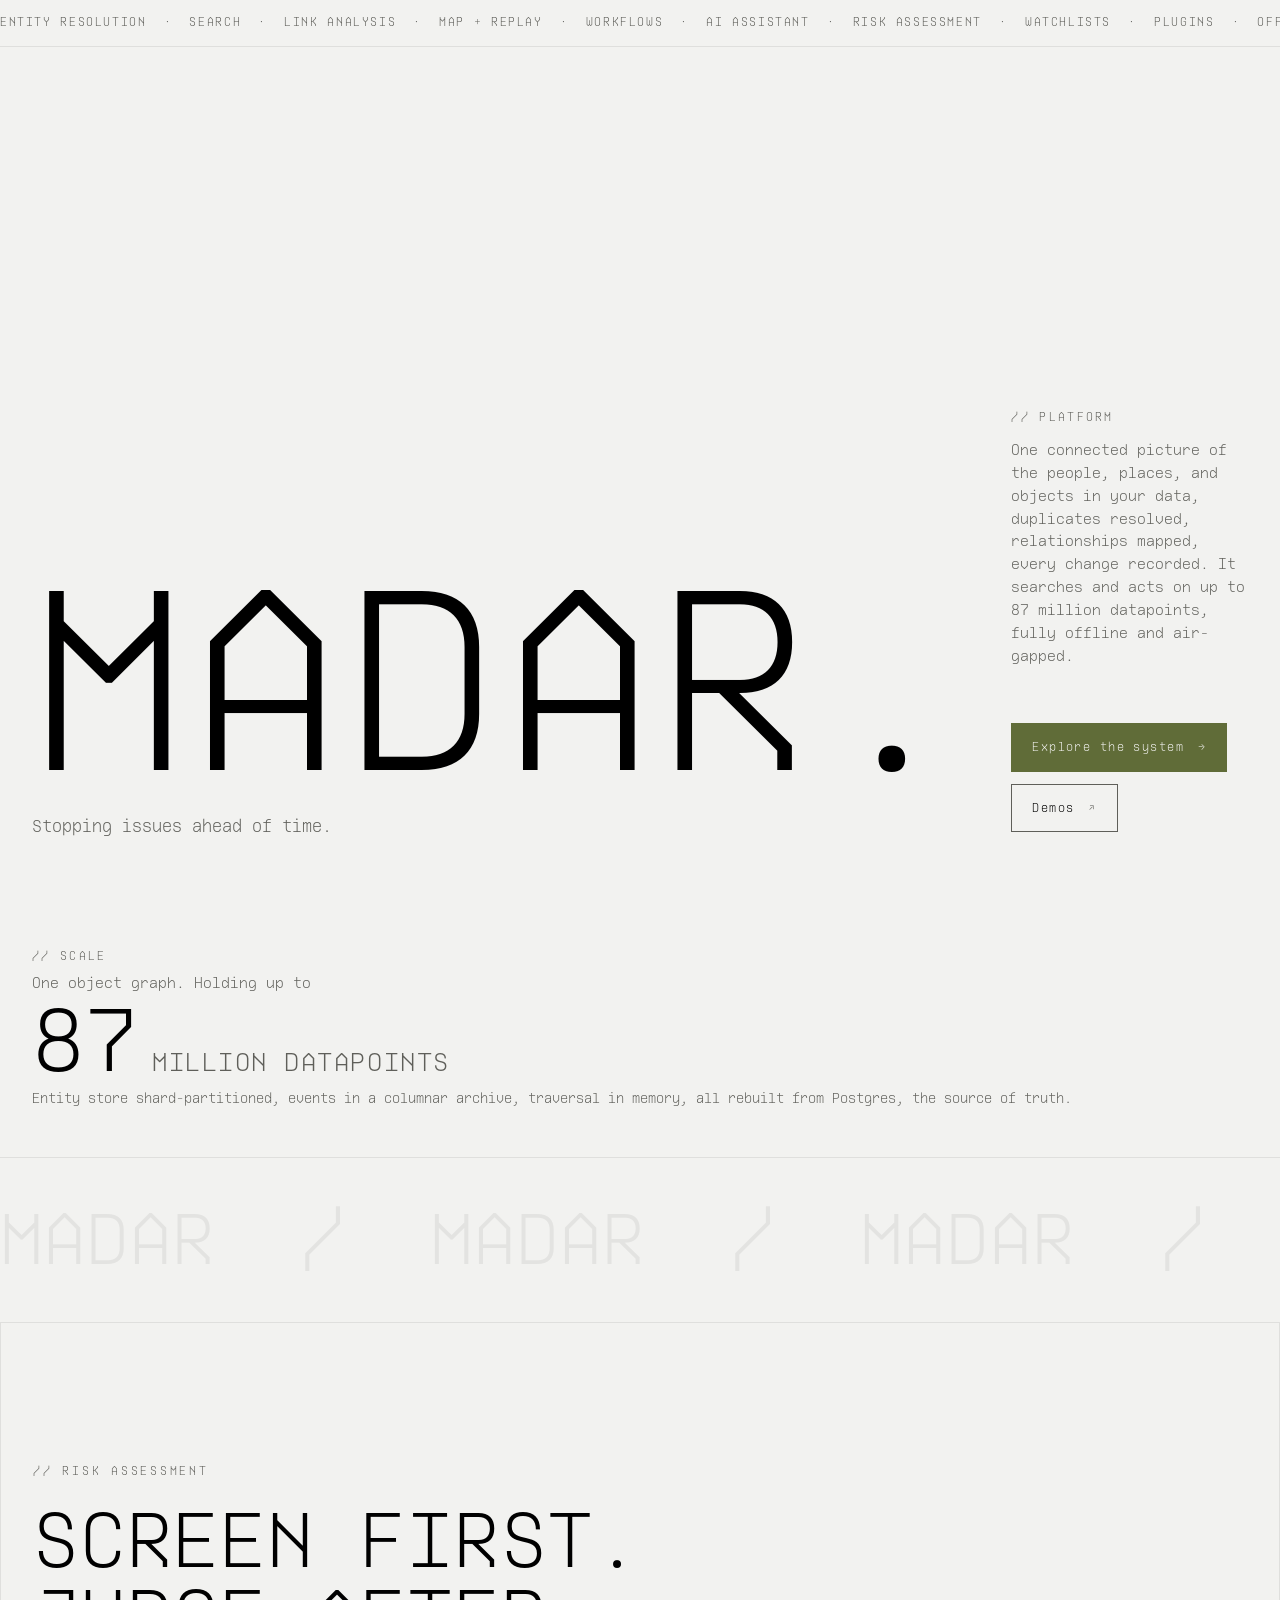
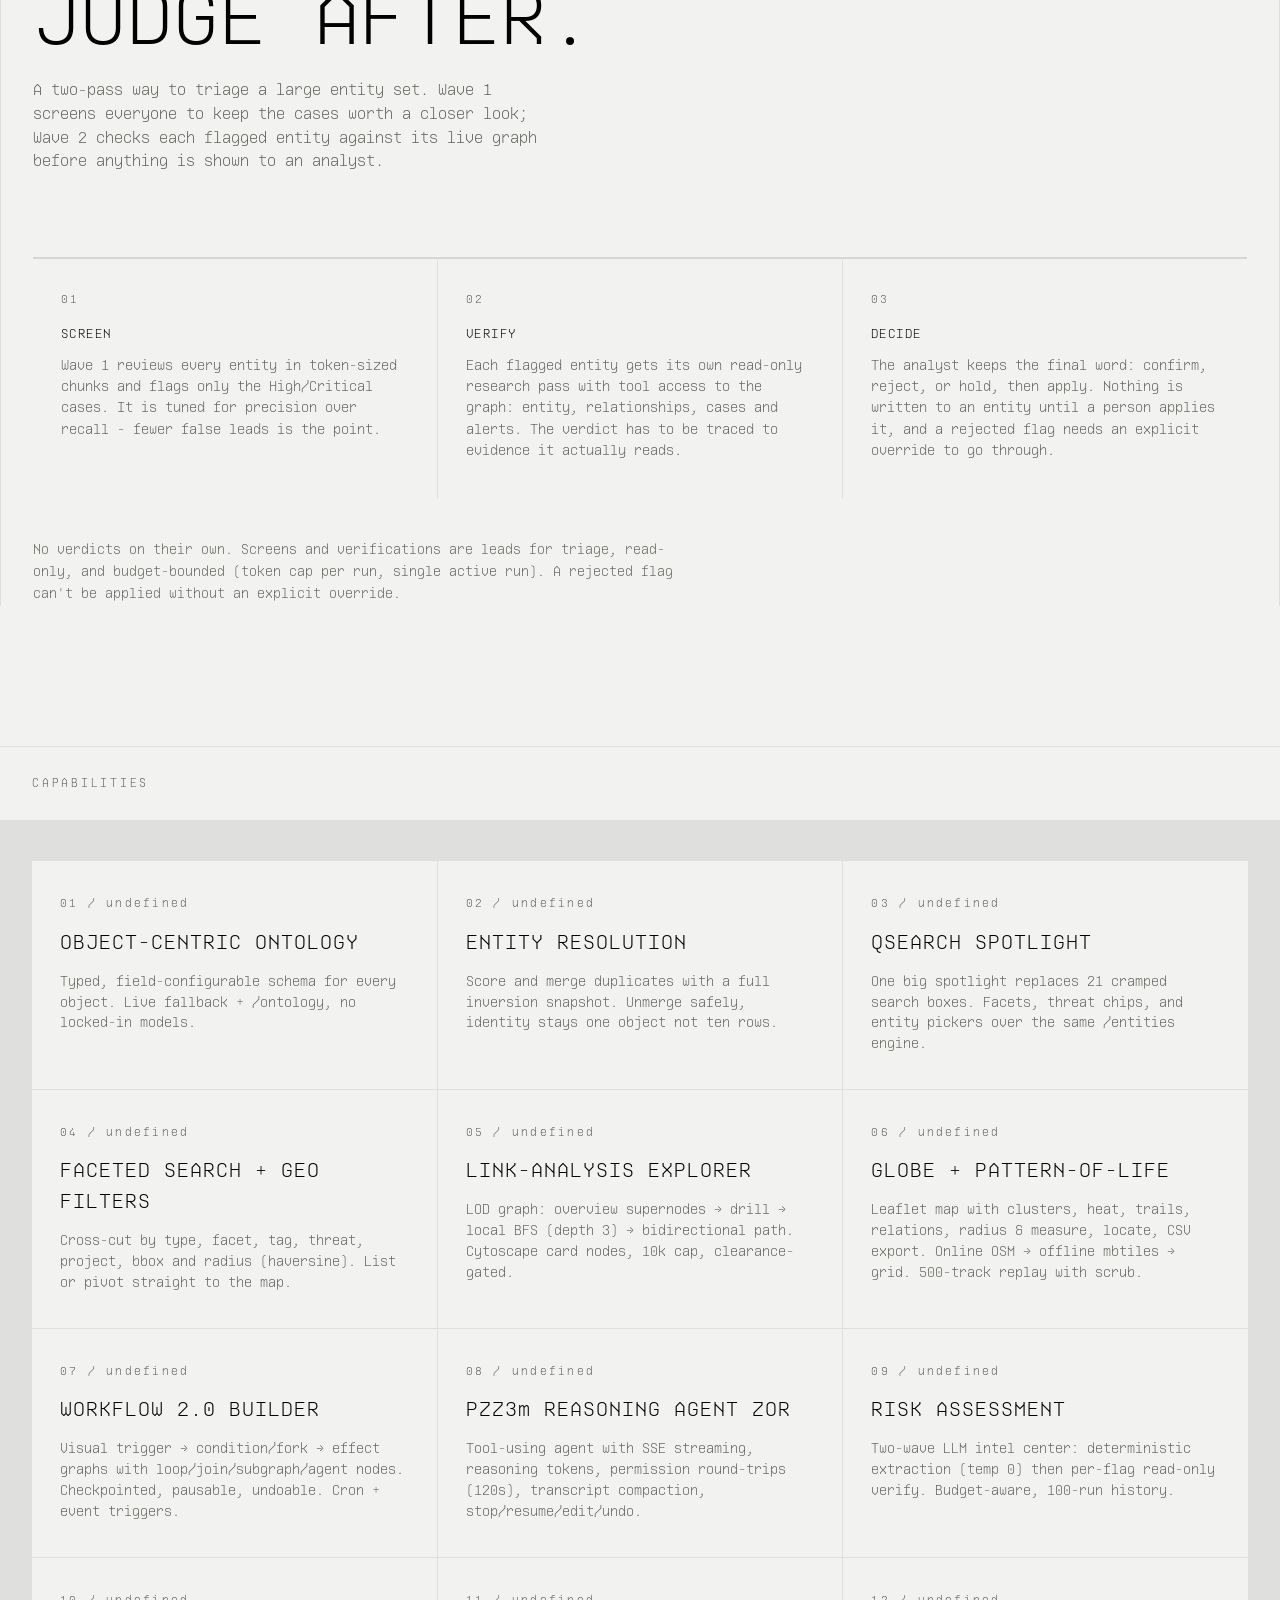
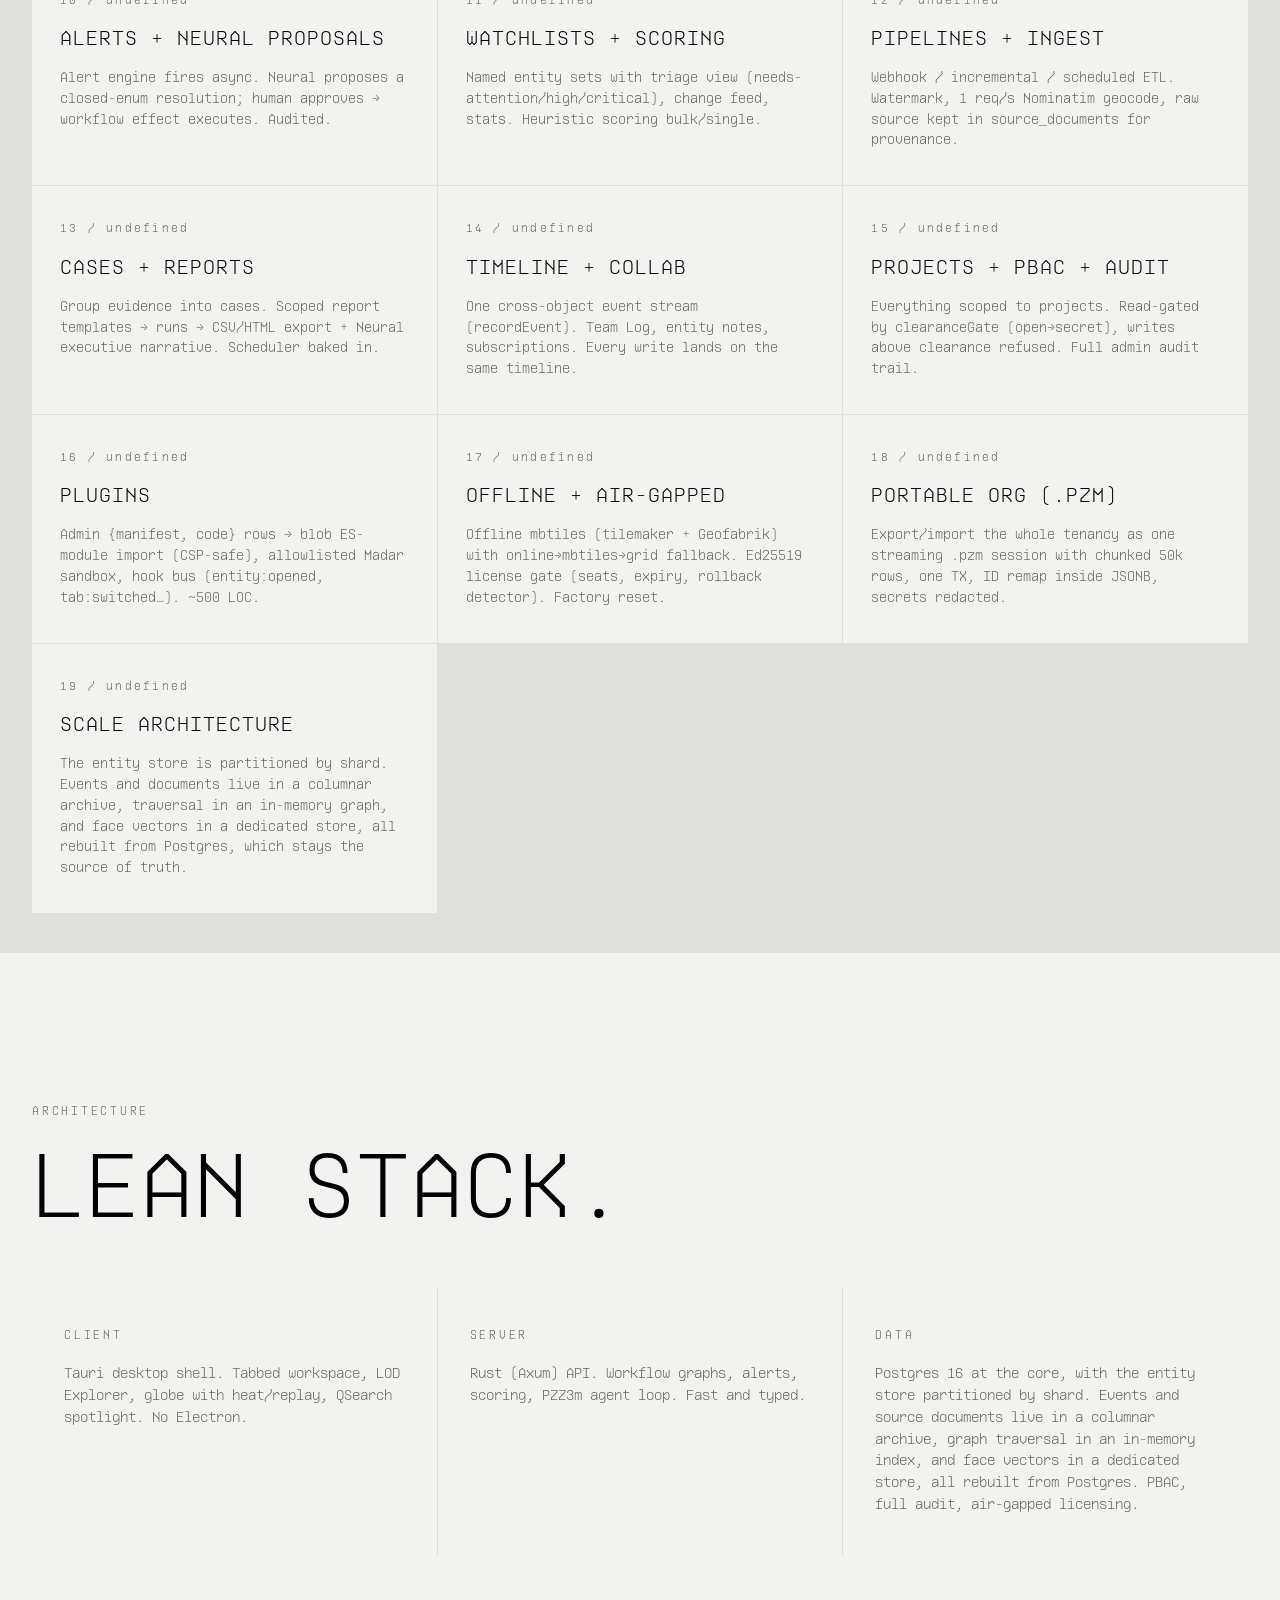
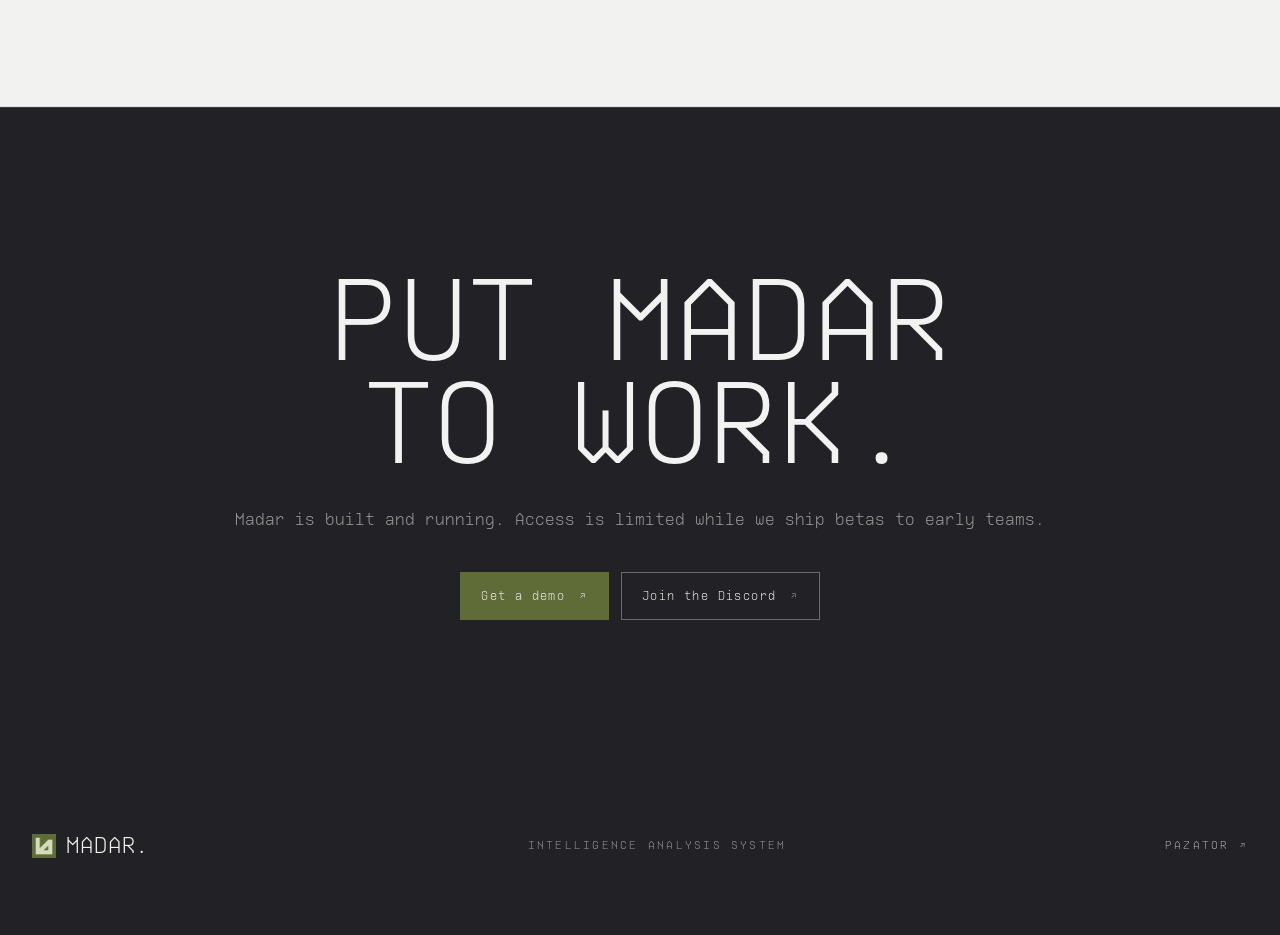
<file: index.html>
<!DOCTYPE html>
<html lang="en" id="htmlRoot">

<head>
  <meta charset="UTF-8" />
  <meta name="viewport" content="width=device-width, initial-scale=1.0" />
  <title>Madar - Intelligence Analysis System</title>
  <meta name="description"
    content="Object-centric intelligence analysis. One connected graph of the people, places and objects in your data. Search and act on up to 87 million datapoints, fully offline and air-gapped." />
  <link rel="icon" type="image/png" href="favicon.png" />
  <meta name="theme-color" content="#606c38" />
  <meta property="og:title" content="Madar - Intelligence Analysis System" />
  <meta property="og:description"
    content="Object-centric intelligence analysis. One connected graph of up to 87 million datapoints of people, places and objects, searchable and actionable offline." />
  <meta property="og:image" content="https://aix-32.github.io/Madar/embed.png" />
  <meta property="og:image:width" content="2560" />
  <meta property="og:image:height" content="1440" />
  <meta property="og:type" content="website" />
  <meta name="twitter:card" content="summary_large_image" />
  <meta name="twitter:title" content="Madar - Intelligence Analysis System" />
  <meta name="twitter:description"
    content="Object-centric intelligence analysis. One connected graph of up to 87 million datapoints of people, places and objects, searchable and actionable offline." />
  <meta name="twitter:image" content="https://aix-32.github.io/Madar/embed.png" />
  <link rel="stylesheet" href="style.css" />
</head>

<body id="body">

  <header class="hd">
    <div class="hd-inner">
      <a class="hd-word" href="#hero"><img class="hd-logo" src="assets/madar-mark.png" alt="" />MADAR.</a>
      <nav class="hd-links">
        <a href="#capabilities">CAPABILITIES</a>
        <a href="#system">SYSTEM</a>
      </nav>
      <a class="hd-cta js-demo" href="#">GET A DEMO →</a>
    </div>
  </header>

  <main>

    <section class="slide-hero" id="hero">
      <div class="ticker-wrap">
        <div class="ticker-inner">
          <span>ENTITY RESOLUTION &nbsp;·&nbsp; SEARCH &nbsp;·&nbsp; LINK ANALYSIS
            &nbsp;·&nbsp; MAP + REPLAY &nbsp;·&nbsp; WORKFLOWS &nbsp;·&nbsp; AI ASSISTANT &nbsp;·&nbsp; RISK ASSESSMENT
            &nbsp;·&nbsp; WATCHLISTS &nbsp;·&nbsp; PLUGINS &nbsp;·&nbsp; OFFLINE MAPS &nbsp;·&nbsp; ACCESS CONTROL
            &nbsp;·&nbsp;
            AUDIT &nbsp;·&nbsp;</span><span>ENTITY RESOLUTION &nbsp;·&nbsp; SEARCH &nbsp;·&nbsp; LINK ANALYSIS
            &nbsp;·&nbsp; MAP + REPLAY &nbsp;·&nbsp; WORKFLOWS &nbsp;·&nbsp; AI ASSISTANT &nbsp;·&nbsp; RISK ASSESSMENT
            &nbsp;·&nbsp; WATCHLISTS &nbsp;·&nbsp; PLUGINS &nbsp;·&nbsp; OFFLINE MAPS &nbsp;·&nbsp; ACCESS CONTROL
            &nbsp;·&nbsp;
            AUDIT &nbsp;·&nbsp;</span>
        </div>
      </div>
      <div class="hero-grid">
        <div class="hero-left">
          <div class="hero-wordmark">
            <span class="wm-line">MADAR.</span>
          </div>
          <div class="hero-sub">Stopping issues ahead of time.</div>
        </div>
        <div class="hero-right">
          <div>
            <div class="hr-label">// PLATFORM</div>
            <p class="hr-desc">One connected picture of the people, places, and objects in your data, duplicates
              resolved, relationships mapped, every change recorded. It searches and acts on up to 87 million
              datapoints, fully offline and air-gapped.</p>
          </div>
          <div>
            <div class="hr-actions">
              <a href="#capabilities" class="hbtn fill"><span>Explore the system</span><span class="a">→</span></a>
              <a href="benchmarks/" class="hbtn"><span>Demos</span><span class="a">↗</span></a>
            </div>
          </div>
        </div>
      </div>
    </section>

    <section class="slide-status">
      <span class="sp-label">// SCALE</span>
      <p class="sp-lead">One object graph. Holding up to</p>
      <div class="sp-version"><span class="sp-count">87</span><span class="sp-suffix"> MILLION DATAPOINTS</span>
      </div>
      <p class="sp-sub">Entity store shard-partitioned, events in a columnar archive, traversal in memory, all rebuilt
        from Postgres, the source of truth.</p>
    </section>

    <div class="wmarquee" aria-hidden="true">
      <div class="wmarquee-track">
        <span>MADAR &nbsp;/&nbsp; MADAR &nbsp;/&nbsp; MADAR &nbsp;/&nbsp; MADAR &nbsp;/&nbsp; MADAR &nbsp;/&nbsp; MADAR
          &nbsp;/&nbsp; MADAR &nbsp;/&nbsp; MADAR &nbsp;/&nbsp; MADAR &nbsp;/&nbsp; MADAR &nbsp;/&nbsp; MADAR
          &nbsp;/&nbsp;</span>
        <span>MADAR &nbsp;/&nbsp; MADAR &nbsp;/&nbsp; MADAR &nbsp;/&nbsp; MADAR &nbsp;/&nbsp; MADAR &nbsp;/&nbsp; MADAR
          &nbsp;/&nbsp; MADAR &nbsp;/&nbsp; MADAR &nbsp;/&nbsp; MADAR &nbsp;/&nbsp; MADAR &nbsp;/&nbsp; MADAR
          &nbsp;/&nbsp;</span>
      </div>
    </div>

    <section class="risk-section" id="risk">
      <div class="risk-head reveal-up">
        <div class="risk-eyebrow">// RISK ASSESSMENT</div>
        <div class="risk-title">Screen first.<br />Judge after.</div>
        <p class="risk-lead">A two-pass way to triage a large entity set. Wave 1 screens everyone to keep the cases
          worth a closer look; Wave 2 checks each flagged entity against its live graph before anything is shown to an
          analyst.</p>
      </div>
      <div class="risk-grid">
        <div class="risk-card reveal-up">
          <div class="risk-index">01</div>
          <div class="risk-card-title">Screen</div>
          <p class="risk-card-desc">Wave 1 reviews every entity in token-sized chunks and flags only the High/Critical
            cases. It is tuned for precision over recall - fewer false leads is the point.</p>
        </div>
        <div class="risk-card reveal-up">
          <div class="risk-index">02</div>
          <div class="risk-card-title">Verify</div>
          <p class="risk-card-desc">Each flagged entity gets its own read-only research pass with tool access to the
            graph: entity, relationships, cases and alerts. The verdict has to be traced to evidence it actually reads.
          </p>
        </div>
        <div class="risk-card reveal-up">
          <div class="risk-index">03</div>
          <div class="risk-card-title">Decide</div>
          <p class="risk-card-desc">The analyst keeps the final word: confirm, reject, or hold, then apply. Nothing is
            written to an entity until a person applies it, and a rejected flag needs an explicit override to go
            through.</p>
        </div>
      </div>
      <p class="risk-note reveal-up">No verdicts on their own. Screens and verifications are leads for triage,
        read-only, and budget-bounded (token cap per run, single active run). A rejected flag can't be applied without
        an explicit override.</p>
    </section>

    <section class="pb-section" id="capabilities">
      <div class="pb-label">CAPABILITIES</div>
      <div class="pb-grid" id="capGrid"></div>
    </section>

    <section class="sys-section" id="system">
      <div class="sys-head reveal-up">
        <div class="zor-eyebrow">ARCHITECTURE</div>
        <div class="sys-title">LEAN STACK.</div>
      </div>
      <div class="sys-cols">
        <div class="sys-col reveal-up">
          <div class="sys-col-tag">CLIENT</div>
          <p>Tauri desktop shell. Tabbed workspace, LOD Explorer, globe with heat/replay, QSearch spotlight. No
            Electron.</p>
        </div>
        <div class="sys-col reveal-up">
          <div class="sys-col-tag">SERVER</div>
          <p>Rust (Axum) API. Workflow graphs, alerts, scoring, PZZ3m agent loop. Fast and typed.</p>
        </div>
        <div class="sys-col reveal-up">
          <div class="sys-col-tag">DATA</div>
          <p>Postgres 16 at the core, with the entity store partitioned by shard. Events and source documents live in a
            columnar archive, graph traversal in an in-memory index, and face vectors in a dedicated store, all rebuilt
            from Postgres. PBAC, full audit, air-gapped licensing.</p>
        </div>
      </div>
    </section>

    <section class="cta-section" id="deploy">
      <div class="cta-inner reveal-up">
        <div class="cta-title">PUT MADAR<br />TO WORK.</div>
        <p class="cta-lead">Madar is built and running. Access is limited while we ship betas to early teams.</p>
        <div class="hr-actions">
          <a href="#" class="hbtn fill js-demo"><span>Get a demo</span><span class="a">↗</span></a>
          <a href="https://discord.gg/jX4Nm9Hq8P" target="_blank" rel="noopener" class="hbtn"><span>Join the
              Discord</span><span class="a">↗</span></a>
        </div>
      </div>
    </section>

  </main>

  <footer class="ft">
    <span class="ft-word"><img src="assets/madar.png" alt="" />MADAR.</span>
    <span class="ft-mid">INTELLIGENCE ANALYSIS SYSTEM</span>
    <a class="ft-ver" href="https://aix-32.github.io/Pazator/" target="_blank" rel="noopener">PAZATOR ↗</a>
  </footer>

  <div class="drawer-backdrop" id="drawerBackdrop" hidden></div>
  <aside class="drawer" id="drawer" role="dialog" aria-modal="true" aria-labelledby="drawerTitle" hidden>
    <button class="drawer-close" type="button" aria-label="Close" data-close>
      <svg xmlns="http://www.w3.org/2000/svg" fill="none" viewBox="0 0 17 17" width="14" height="14">
        <title>Close</title>
        <path stroke="currentColor" d="M1.5 1.5l14 14M15.5 1.5l-14 14" />
      </svg>
    </button>
    <div class="drawer-scroll">
      <div class="drawer-earmark">CONTACT / DEMO REQUEST</div>
      <h2 class="drawer-title" id="drawerTitle">Interested in putting Madar<br />to work<span class="zor-italic">?</span></h2>
      <form class="drawer-form" id="demoForm" novalidate>
        <input type="text" name="website" class="d-hp" tabindex="-1" autocomplete="off" aria-hidden="true" />
        <div class="d-row">
          <label>First Name<span>*</span>
            <input type="text" name="firstName" required maxlength="100" autocomplete="given-name" /></label>
          <label>Last Name<span>*</span>
            <input type="text" name="lastName" required maxlength="100" autocomplete="family-name" /></label>
        </div>
        <label>Business Email<span>*</span>
          <input type="email" name="email" required maxlength="200" autocomplete="email" /></label>
        <label>Company / Institution<span>*</span>
          <input type="text" name="company" required maxlength="200" autocomplete="organization" /></label>
        <label>Job Title
          <input type="text" name="title" maxlength="200" autocomplete="organization-title" /></label>
        <label>Phone
          <input type="tel" name="phone" maxlength="40" autocomplete="tel" /></label>
        <label>Country<span>*</span>
          <select name="country" required autocomplete="country-name"><option value="">Select…</option></select></label>
        <label>Tell us about your project
          <textarea name="message" rows="3" maxlength="5000"></textarea></label>
        <button type="submit" class="d-submit">Request a demo →</button>
        <p class="d-note">Or reach us on the <a href="https://discord.gg/jX4Nm9Hq8P" target="_blank"
            rel="noopener">Discord</a>. We handle this information per our <a
            href="https://aix-32.github.io/Pazator/privacy.html" target="_blank" rel="noopener">Privacy &amp;
            Terms</a>.</p>
        <p class="d-error" hidden>Something went wrong. Reach us directly on the
          <a href="https://discord.gg/jX4Nm9Hq8P" target="_blank" rel="noopener">Discord</a>.</p>
      </form>
      <div class="drawer-success" id="drawerSuccess" hidden>
        <div class="ds-mark">// RECEIVED</div>
        <p class="ds-lead">Request received.</p>
        <p class="ds-sub">We&rsquo;ll get back to you within 48 hours to set up a demo.</p>
        <button type="button" class="hbtn" data-close><span>Close</span></button>
      </div>
    </div>
  </aside>

  <script src="script.js"></script>
</body>

</html>
</file>
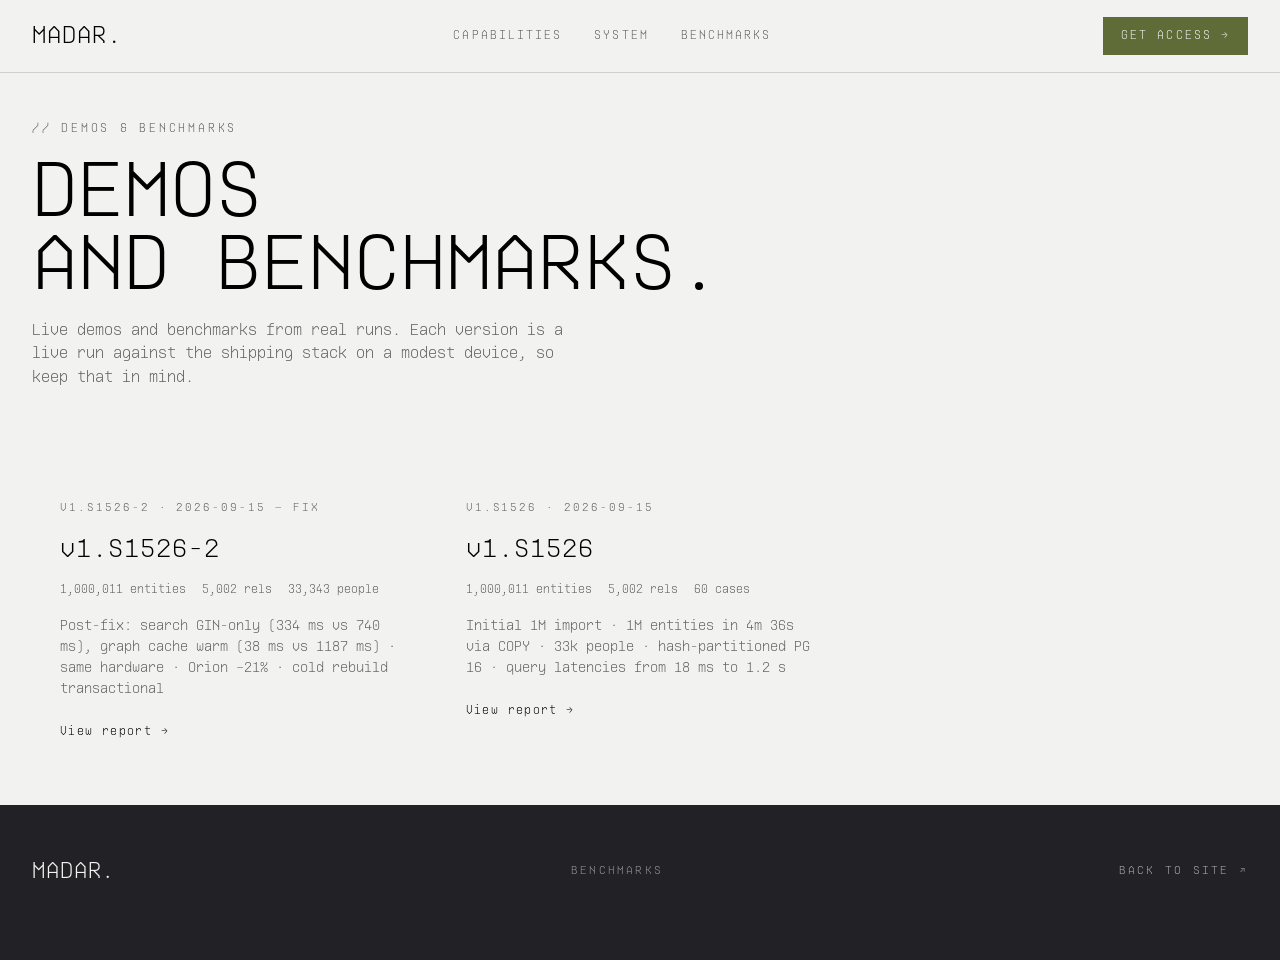
<file: benchmarks/index.html>
<!DOCTYPE html>
<html lang="en">

<head>
  <meta charset="UTF-8">
  <meta name="viewport" content="width=device-width, initial-scale=1.0">
  <title>Benchmarks - Madar</title>
  <link rel="icon" type="image/png" href="../favicon.png">
  <link rel="preconnect" href="https://fonts.googleapis.com">
  <link rel="preconnect" href="https://fonts.gstatic.com" crossorigin>
  <link
    href="https://fonts.googleapis.com/css2?family=Anton&family=DM+Mono:ital,wght@0,300;0,400;1,300&family=Space+Grotesk:wght@400;500&display=swap"
    rel="stylesheet">
  <link rel="stylesheet" href="../style.css">
  <style>
    .bench-hero {
      max-width: 1440px;
      margin: 0 auto;
      padding: 120px 32px 48px
    }

    .bench-eyebrow {
      font-family: var(--mono);
      font-size: .72rem;
      letter-spacing: .24em;
      color: var(--dim)
    }

    .bench-title {
      font-family: var(--display);
      font-size: clamp(2.8rem, 6vw, 5rem);
      line-height: .95;
      margin-top: 16px;
      color: var(--off)
    }

    .bench-lead {
      color: var(--dim);
      max-width: 560px;
      margin-top: 18px;
      font-size: .95rem
    }

    .ver-grid {
      max-width: 1440px;
      margin: 0 auto;
      padding: 32px;
      display: grid;
      grid-template-columns: repeat(auto-fill, minmax(320px, 1fr));
      gap: 1px;
      background: rgba(242, 242, 240, .08)
    }

    .ver-card {
      background: var(--black);
      padding: 32px 28px;
      display: flex;
      flex-direction: column;
      gap: 12px;
      text-decoration: none;
      color: inherit;
      border: none
    }

    .ver-card:hover {
      background: #0d0d0d
    }

    .ver-tag {
      font-family: var(--mono);
      font-size: .68rem;
      letter-spacing: .18em;
      color: var(--dim)
    }

    .ver-name {
      font-family: var(--display);
      font-size: 1.6rem;
      letter-spacing: .04em;
      color: var(--off)
    }

    .ver-meta {
      font-family: var(--mono);
      font-size: .72rem;
      color: var(--dim);
      display: flex;
      gap: 16px;
      flex-wrap: wrap
    }

    .ver-desc {
      color: var(--dim);
      font-size: .85rem;
      margin-top: 4px
    }

    .ver-cta {
      font-family: var(--mono);
      font-size: .72rem;
      letter-spacing: .12em;
      color: var(--off);
      margin-top: 12px
    }

    .ver-card:hover .ver-cta {
      color: var(--white)
    }
  </style>
</head>

<body>
  <header class="hd visible">
    <div class="hd-inner">
      <a class="hd-word" href="../index.html">MADAR.</a>
      <nav class="hd-links">
        <a href="../index.html#capabilities">CAPABILITIES</a>
        <a href="../index.html#system">SYSTEM</a>
        <a href="./">BENCHMARKS</a>
      </nav>
      <a class="hd-cta" href="../index.html#deploy">GET ACCESS &rarr;</a>
    </div>
  </header>

  <main>
    <section class="bench-hero">
      <div class="bench-eyebrow">// DEMOS & BENCHMARKS</div>
      <div class="bench-title">DEMOS<br>AND BENCHMARKS.</div>
      <p class="bench-lead">Live demos and benchmarks from real runs. Each version is a live run against the shipping
        stack on a modest device, so keep that in mind.</p>
    </section>

    <div class="ver-grid">
      <a class="ver-card" href="./v1.S1526-2/">
        <div class="ver-tag">V1.S1526-2 &middot; 2026-09-15 &mdash; FIX</div>
        <div class="ver-name">v1.S1526-2</div>
        <div class="ver-meta">
          <span>1,000,011 entities</span>
          <span>5,002 rels</span>
          <span>33,343 people</span>
        </div>
        <p class="ver-desc">Post-fix: search GIN-only (334 ms vs 740 ms), graph cache warm (38 ms vs 1187 ms) · same hardware · Orion −21% · cold rebuild transactional</p>
        <div class="ver-cta">View report &rarr;</div>
      </a>
      <a class="ver-card" href="./v1.S1526/">
        <div class="ver-tag">V1.S1526 &middot; 2026-09-15</div>
        <div class="ver-name">v1.S1526</div>
        <div class="ver-meta">
          <span>1,000,011 entities</span>
          <span>5,002 rels</span>
          <span>60 cases</span>
        </div>
        <p class="ver-desc">Initial 1M import · 1M entities in 4m 36s via COPY · 33k people · hash-partitioned PG 16 ·
          query latencies from 18 ms to 1.2 s</p>
        <div class="ver-cta">View report &rarr;</div>
      </a>
    </div>
  </main>

  <footer class="ft">
    <span class="ft-word">MADAR.</span>
    <span class="ft-mid">BENCHMARKS</span>
    <a class="ft-ver" href="../index.html">BACK TO SITE &nearr;</a>
  </footer>
</body>

</html>
</file>
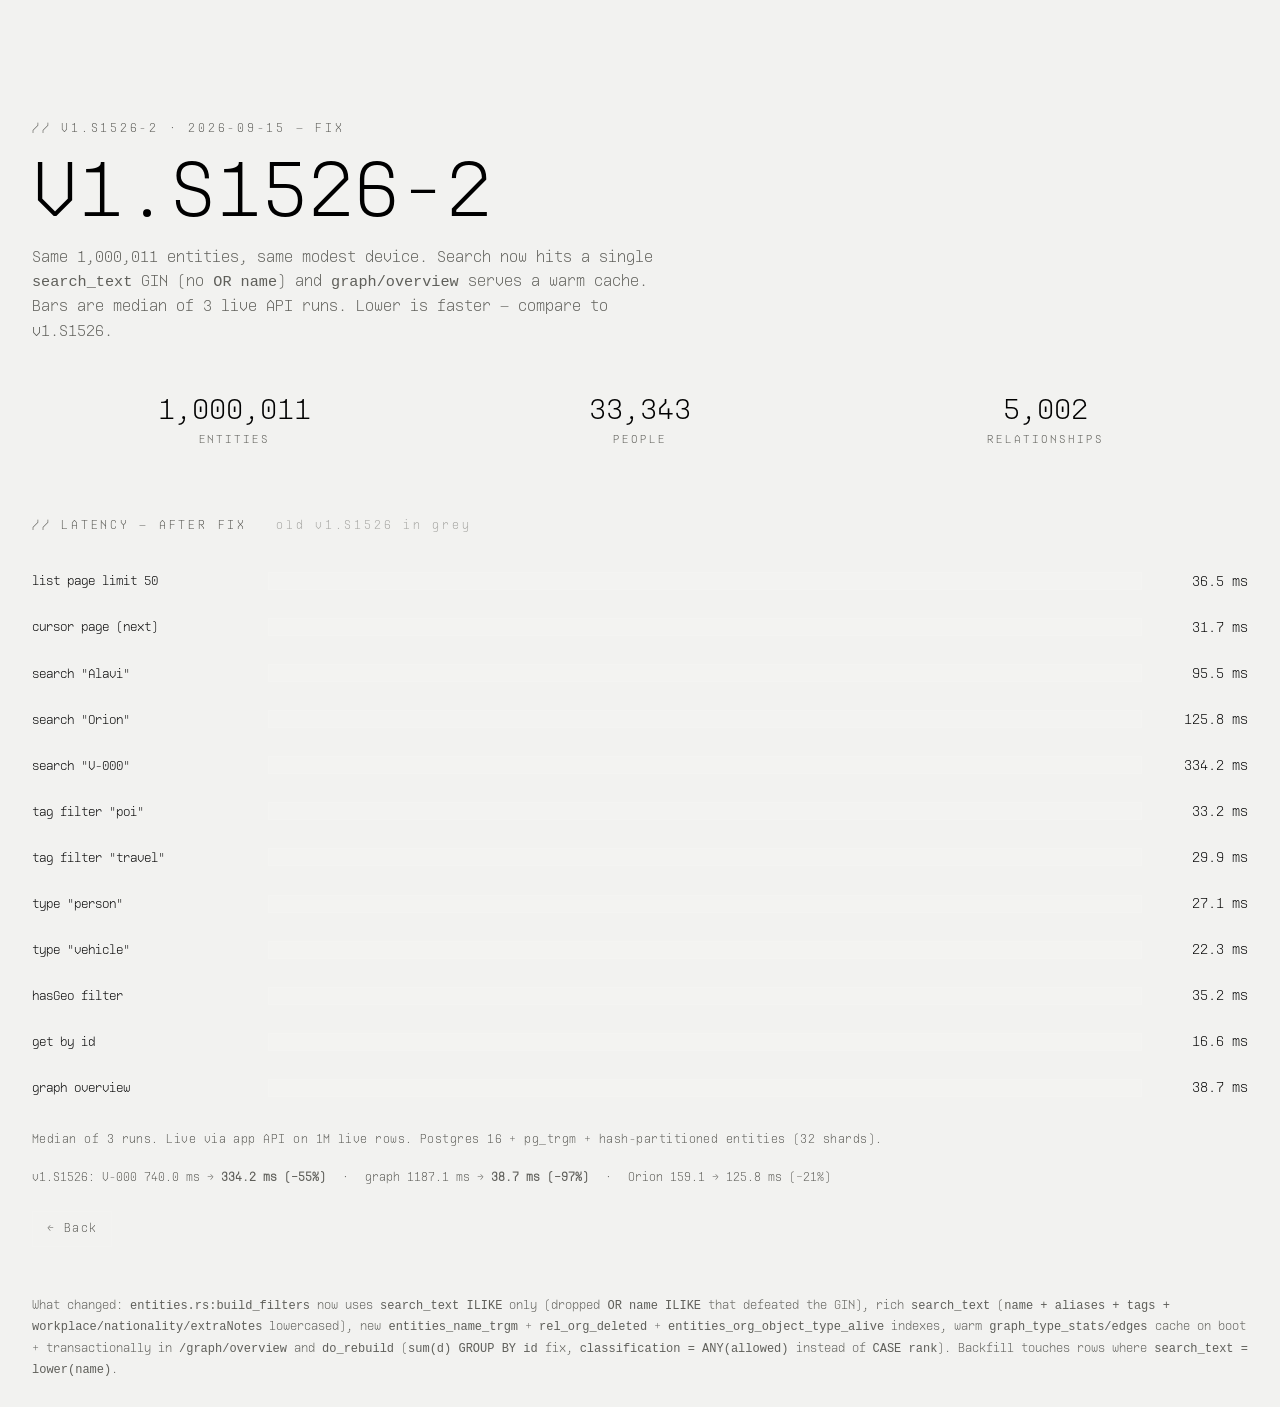
<file: benchmarks/v1.S1526-2/index.html>
<!DOCTYPE html>
<html lang="en">

<head>
  <meta charset="UTF-8">
  <meta name="viewport" content="width=device-width, initial-scale=1.0">
  <title>v1.S1526-2 - Benchmark - Madar</title>
  <link rel="icon" type="image/png" href="../../favicon.png">
  <link rel="preconnect" href="https://fonts.googleapis.com">
  <link rel="preconnect" href="https://fonts.gstatic.com" crossorigin>
  <link
    href="https://fonts.googleapis.com/css2?family=Anton&family=DM+Mono:ital,wght@0,300;0,400;1,300&family=Space+Grotesk:wght@400;500&display=swap"
    rel="stylesheet">
  <link rel="stylesheet" href="https://cdnjs.cloudflare.com/ajax/libs/font-awesome/6.5.0/css/all.min.css">
  <link rel="stylesheet" href="../../style.css">
  <style>
    *,
    *::before,
    *::after {
      border-radius: 0 !important
    }

    .bench-hero {
      max-width: 1440px;
      margin: 0 auto;
      padding: 120px 32px 32px
    }

    .bench-eyebrow {
      font-family: var(--mono);
      font-size: .72rem;
      letter-spacing: .24em;
      color: var(--dim)
    }

    .bench-title {
      font-family: var(--display);
      font-size: clamp(2.8rem, 6vw, 5rem);
      line-height: .95;
      margin-top: 16px;
      color: var(--off)
    }

    .bench-lead {
      color: var(--dim);
      max-width: 640px;
      margin-top: 18px;
      font-size: .95rem;
      line-height: 1.6
    }

    .bench-stats {
      max-width: 1440px;
      margin: 0 auto;
      padding: 0 32px;
      display: flex;
      gap: 1px;
      background: rgba(242, 242, 240, .08)
    }

    .bench-stat {
      flex: 1;
      background: var(--black);
      padding: 20px 24px;
      text-align: center
    }

    .bench-stat .n {
      font-family: var(--display);
      font-size: 1.8rem;
      color: var(--off);
      line-height: 1
    }

    .bench-stat .l {
      font-family: var(--mono);
      font-size: .68rem;
      letter-spacing: .18em;
      color: var(--dim);
      margin-top: 8px;
      text-transform: uppercase
    }

    .lat-section {
      max-width: 1440px;
      margin: 0 auto;
      padding: 48px 32px
    }

    .lat-label {
      font-family: var(--mono);
      font-size: .72rem;
      letter-spacing: .24em;
      color: var(--dim);
      margin-bottom: 24px
    }

    .bench-row {
      display: grid;
      grid-template-columns: 220px 1fr 90px;
      gap: 16px;
      align-items: center;
      padding: 12px 0;
      border-bottom: 1px solid rgba(242, 242, 240, .08);
      font-size: .85rem
    }

    .bench-row:last-child {
      border: 0
    }

    .bench-label {
      font-family: var(--mono);
      font-size: .78rem;
      color: var(--off);
      white-space: nowrap;
      overflow: hidden;
      text-overflow: ellipsis
    }

    .bench-track {
      height: 18px;
      background: rgba(242, 242, 240, .06);
      border: 1px solid rgba(242, 242, 240, .12);
      overflow: hidden
    }

    .bench-fill {
      height: 100%;
      background: var(--off)
    }

    .bench-fill.old {
      background: rgba(242, 242, 240, .25)
    }

    .bench-ms {
      font-family: var(--mono);
      font-weight: 400;
      text-align: right;
      color: var(--off)
    }

    .bench-foot {
      font-family: var(--mono);
      font-size: .72rem;
      color: var(--dim);
      margin-top: 20px;
      letter-spacing: .04em
    }

    .fix-note {
      max-width: 1440px;
      margin: 0 auto;
      padding: 0 32px 32px;
      font-family: var(--mono);
      font-size: .75rem;
      color: var(--dim);
      line-height: 1.7
    }

    .fix-note strong { color: var(--off); font-weight: 400 }

    @media(max-width:700px) {
      .bench-row {
        grid-template-columns: 1fr 90px
      }

      .bench-label {
        grid-column: 1/-1
      }
    }
  </style>
</head>

<body>
  <main>
    <section class="bench-hero">
      <div class="bench-eyebrow">// V1.S1526-2 &middot; 2026-09-15 &mdash; FIX</div>
      <div class="bench-title">V1.S1526-2</div>
      <p class="bench-lead">Same 1,000,011 entities, same modest device. Search now hits a single <code>search_text</code> GIN
        (no <code>OR name</code>) and <code>graph/overview</code> serves a warm cache. Bars are median of 3 live API runs.
        Lower is faster — compare to <a href="../v1.S1526/" style="color:var(--off)">v1.S1526</a>.</p>
    </section>

    <div class="bench-stats">
      <div class="bench-stat">
        <div class="n">1,000,011</div>
        <div class="l">Entities</div>
      </div>
      <div class="bench-stat">
        <div class="n">33,343</div>
        <div class="l">People</div>
      </div>
      <div class="bench-stat">
        <div class="n">5,002</div>
        <div class="l">Relationships</div>
      </div>
    </div>

    <section class="lat-section">
      <div class="lat-label">// LATENCY &mdash; AFTER FIX &nbsp; <span style="opacity:.5">old v1.S1526 in grey</span></div>
      <div class="bench-row">
        <div class="bench-label">list page limit 50</div>
        <div class="bench-track">
          <div class="bench-fill" style="width:11%"></div>
        </div>
        <div class="bench-ms">36.5 ms</div>
      </div>
      <div class="bench-row">
        <div class="bench-label">cursor page (next)</div>
        <div class="bench-track">
          <div class="bench-fill" style="width:9%"></div>
        </div>
        <div class="bench-ms">31.7 ms</div>
      </div>
      <div class="bench-row">
        <div class="bench-label">search "Alavi"</div>
        <div class="bench-track">
          <div class="bench-fill" style="width:28%"></div>
        </div>
        <div class="bench-ms">95.5 ms</div>
      </div>
      <div class="bench-row">
        <div class="bench-label">search "Orion"</div>
        <div class="bench-track">
          <div class="bench-fill" style="width:37%"></div>
        </div>
        <div class="bench-ms">125.8 ms</div>
      </div>
      <div class="bench-row">
        <div class="bench-label">search "V-000"</div>
        <div class="bench-track">
          <div class="bench-fill" style="width:100%"></div>
        </div>
        <div class="bench-ms">334.2 ms</div>
      </div>
      <div class="bench-row">
        <div class="bench-label">tag filter "poi"</div>
        <div class="bench-track">
          <div class="bench-fill" style="width:9%"></div>
        </div>
        <div class="bench-ms">33.2 ms</div>
      </div>
      <div class="bench-row">
        <div class="bench-label">tag filter "travel"</div>
        <div class="bench-track">
          <div class="bench-fill" style="width:8%"></div>
        </div>
        <div class="bench-ms">29.9 ms</div>
      </div>
      <div class="bench-row">
        <div class="bench-label">type "person"</div>
        <div class="bench-track">
          <div class="bench-fill" style="width:7%"></div>
        </div>
        <div class="bench-ms">27.1 ms</div>
      </div>
      <div class="bench-row">
        <div class="bench-label">type "vehicle"</div>
        <div class="bench-track">
          <div class="bench-fill" style="width:6%"></div>
        </div>
        <div class="bench-ms">22.3 ms</div>
      </div>
      <div class="bench-row">
        <div class="bench-label">hasGeo filter</div>
        <div class="bench-track">
          <div class="bench-fill" style="width:10%"></div>
        </div>
        <div class="bench-ms">35.2 ms</div>
      </div>
      <div class="bench-row">
        <div class="bench-label">get by id</div>
        <div class="bench-track">
          <div class="bench-fill" style="width:6%"></div>
        </div>
        <div class="bench-ms">16.6 ms</div>
      </div>
      <div class="bench-row">
        <div class="bench-label">graph overview</div>
        <div class="bench-track">
          <div class="bench-fill" style="width:11%"></div>
        </div>
        <div class="bench-ms">38.7 ms</div>
      </div>
      <p class="bench-foot">Median of 3 runs. Live via app API on 1M live rows. Postgres 16 + pg_trgm + hash-partitioned entities (32 shards).</p>

      <div style="margin-top:20px; font-family:var(--mono); font-size:.72rem; color:var(--dim); display:flex; gap:16px; flex-wrap:wrap">
        <span>v1.S1526: V-000 740.0 ms → <strong style="color:var(--off)">334.2 ms (−55%)</strong></span>
        <span>·</span>
        <span>graph 1187.1 ms → <strong style="color:var(--off)">38.7 ms (−97%)</strong></span>
        <span>·</span>
        <span>Orion 159.1 → 125.8 ms (−21%)</span>
      </div>
      <a href="../"
        style="display:inline-block;margin-top:24px;font-family:var(--mono);font-size:.72rem;letter-spacing:.12em;color:var(--dim);text-decoration:none;border:1px solid rgba(242,242,240,.12);padding:8px 14px">←
        Back</a>
    </section>

    <section class="fix-note">
      <strong>What changed:</strong> <code>entities.rs:build_filters</code> now uses <code>search_text ILIKE</code> only (dropped <code>OR name ILIKE</code> that defeated the GIN), rich <code>search_text</code> (<code>name + aliases + tags + workplace/nationality/extraNotes</code> lowercased), new <code>entities_name_trgm</code> + <code>rel_org_deleted</code> + <code>entities_org_object_type_alive</code> indexes, warm <code>graph_type_stats/edges</code> cache on boot + transactionally in <code>/graph/overview</code> and <code>do_rebuild</code> (<code>sum(d) GROUP BY id</code> fix, <code>classification = ANY(allowed)</code> instead of <code>CASE rank</code>). Backfill touches rows where <code>search_text = lower(name)</code>.
    </section>
  </main>

</body>

</html>
</file>
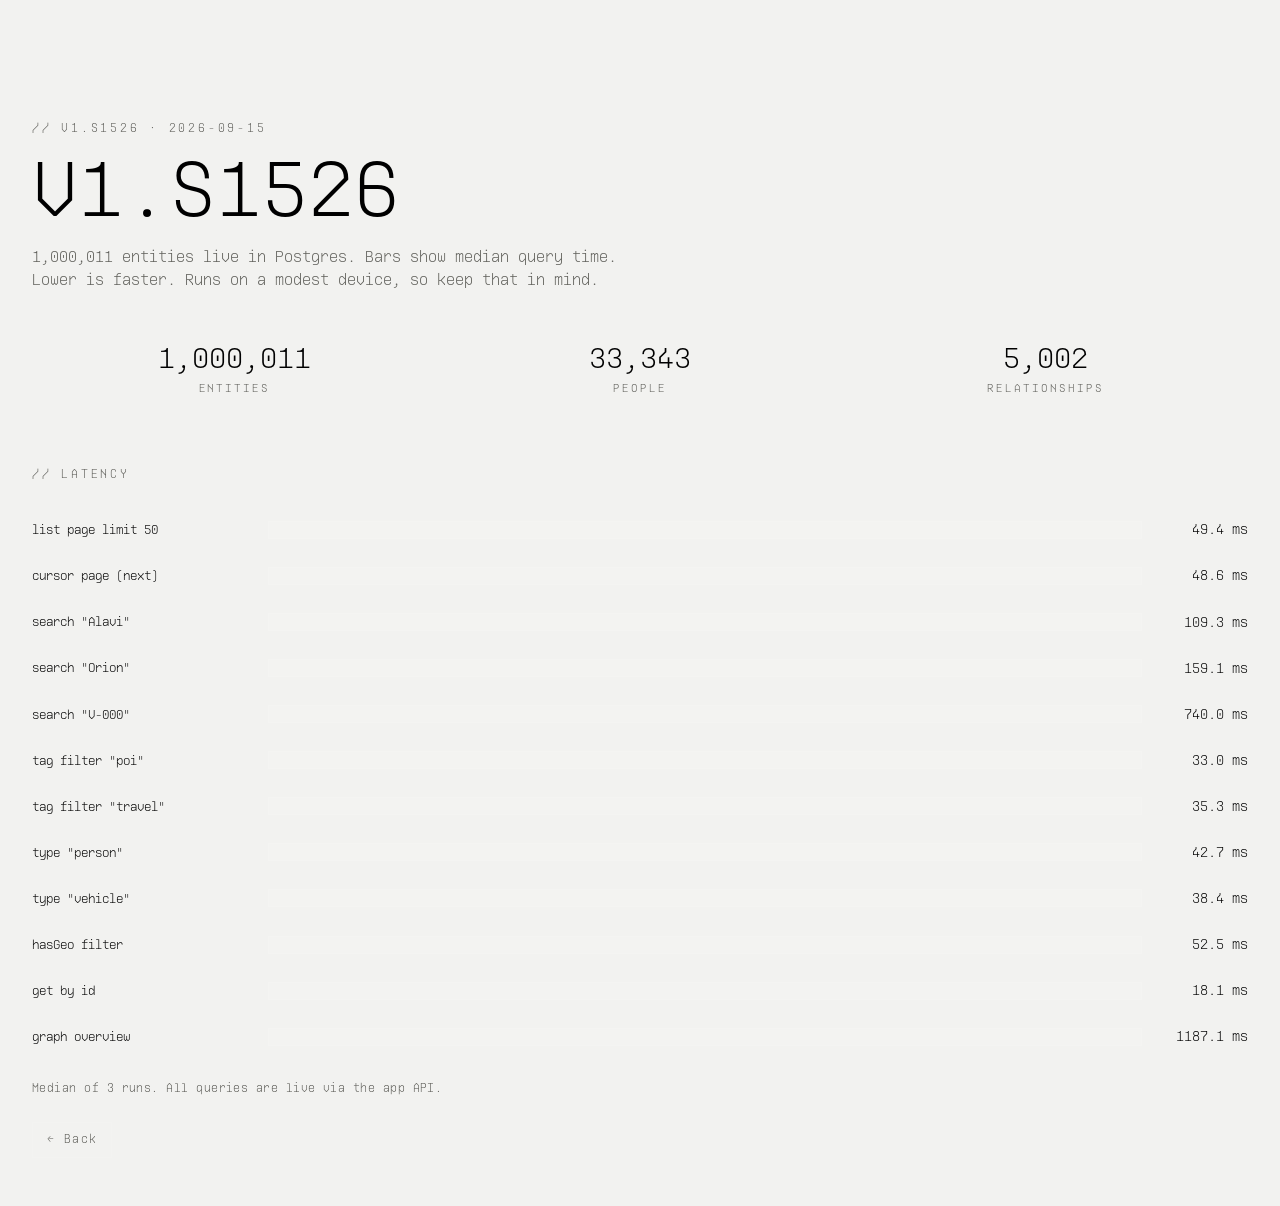
<file: benchmarks/v1.S1526/index.html>
<!DOCTYPE html>
<html lang="en">

<head>
  <meta charset="UTF-8">
  <meta name="viewport" content="width=device-width, initial-scale=1.0">
  <title>v1.S1526 - Benchmark - Madar</title>
  <link rel="icon" type="image/png" href="../../favicon.png">
  <link rel="preconnect" href="https://fonts.googleapis.com">
  <link rel="preconnect" href="https://fonts.gstatic.com" crossorigin>
  <link
    href="https://fonts.googleapis.com/css2?family=Anton&family=DM+Mono:ital,wght@0,300;0,400;1,300&family=Space+Grotesk:wght@400;500&display=swap"
    rel="stylesheet">
  <link rel="stylesheet" href="https://cdnjs.cloudflare.com/ajax/libs/font-awesome/6.5.0/css/all.min.css">
  <link rel="stylesheet" href="../../style.css">
  <style>
    *,
    *::before,
    *::after {
      border-radius: 0 !important
    }

    .bench-hero {
      max-width: 1440px;
      margin: 0 auto;
      padding: 120px 32px 32px
    }

    .bench-eyebrow {
      font-family: var(--mono);
      font-size: .72rem;
      letter-spacing: .24em;
      color: var(--dim)
    }

    .bench-title {
      font-family: var(--display);
      font-size: clamp(2.8rem, 6vw, 5rem);
      line-height: .95;
      margin-top: 16px;
      color: var(--off)
    }

    .bench-lead {
      color: var(--dim);
      max-width: 600px;
      margin-top: 18px;
      font-size: .95rem
    }

    .bench-stats {
      max-width: 1440px;
      margin: 0 auto;
      padding: 0 32px;
      display: flex;
      gap: 1px;
      background: rgba(242, 242, 240, .08)
    }

    .bench-stat {
      flex: 1;
      background: var(--black);
      padding: 20px 24px;
      text-align: center
    }

    .bench-stat .n {
      font-family: var(--display);
      font-size: 1.8rem;
      color: var(--off);
      line-height: 1
    }

    .bench-stat .l {
      font-family: var(--mono);
      font-size: .68rem;
      letter-spacing: .18em;
      color: var(--dim);
      margin-top: 8px;
      text-transform: uppercase
    }

    .lat-section {
      max-width: 1440px;
      margin: 0 auto;
      padding: 48px 32px
    }

    .lat-label {
      font-family: var(--mono);
      font-size: .72rem;
      letter-spacing: .24em;
      color: var(--dim);
      margin-bottom: 24px
    }

    .bench-row {
      display: grid;
      grid-template-columns: 220px 1fr 90px;
      gap: 16px;
      align-items: center;
      padding: 12px 0;
      border-bottom: 1px solid rgba(242, 242, 240, .08);
      font-size: .85rem
    }

    .bench-row:last-child {
      border: 0
    }

    .bench-label {
      font-family: var(--mono);
      font-size: .78rem;
      color: var(--off);
      white-space: nowrap;
      overflow: hidden;
      text-overflow: ellipsis
    }

    .bench-track {
      height: 18px;
      background: rgba(242, 242, 240, .06);
      border: 1px solid rgba(242, 242, 240, .12);
      overflow: hidden
    }

    .bench-fill {
      height: 100%;
      background: var(--off)
    }

    .bench-ms {
      font-family: var(--mono);
      font-weight: 400;
      text-align: right;
      color: var(--off)
    }

    .bench-foot {
      font-family: var(--mono);
      font-size: .72rem;
      color: var(--dim);
      margin-top: 20px;
      letter-spacing: .04em
    }

    @media(max-width:700px) {
      .bench-row {
        grid-template-columns: 1fr 90px
      }

      .bench-label {
        grid-column: 1/-1
      }
    }
  </style>
</head>

<body>
  <main>
    <section class="bench-hero">
      <div class="bench-eyebrow">// V1.S1526 &middot; 2026-09-15</div>
      <div class="bench-title">V1.S1526</div>
      <p class="bench-lead">1,000,011 entities live in Postgres. Bars show median query time. Lower is faster. Runs on a
        modest device, so keep that in mind.</p>
    </section>

    <div class="bench-stats">
      <div class="bench-stat">
        <div class="n">1,000,011</div>
        <div class="l">Entities</div>
      </div>
      <div class="bench-stat">
        <div class="n">33,343</div>
        <div class="l">People</div>
      </div>
      <div class="bench-stat">
        <div class="n">5,002</div>
        <div class="l">Relationships</div>
      </div>
    </div>

    <section class="lat-section">
      <div class="lat-label">// LATENCY</div>
      <div class="bench-row">
        <div class="bench-label">list page limit 50</div>
        <div class="bench-track">
          <div class="bench-fill" style="width:6%"></div>
        </div>
        <div class="bench-ms">49.4 ms</div>
      </div>
      <div class="bench-row">
        <div class="bench-label">cursor page (next)</div>
        <div class="bench-track">
          <div class="bench-fill" style="width:6%"></div>
        </div>
        <div class="bench-ms">48.6 ms</div>
      </div>
      <div class="bench-row">
        <div class="bench-label">search "Alavi"</div>
        <div class="bench-track">
          <div class="bench-fill" style="width:9%"></div>
        </div>
        <div class="bench-ms">109.3 ms</div>
      </div>
      <div class="bench-row">
        <div class="bench-label">search "Orion"</div>
        <div class="bench-track">
          <div class="bench-fill" style="width:13%"></div>
        </div>
        <div class="bench-ms">159.1 ms</div>
      </div>
      <div class="bench-row">
        <div class="bench-label">search "V-000"</div>
        <div class="bench-track">
          <div class="bench-fill" style="width:62%"></div>
        </div>
        <div class="bench-ms">740.0 ms</div>
      </div>
      <div class="bench-row">
        <div class="bench-label">tag filter "poi"</div>
        <div class="bench-track">
          <div class="bench-fill" style="width:6%"></div>
        </div>
        <div class="bench-ms">33.0 ms</div>
      </div>
      <div class="bench-row">
        <div class="bench-label">tag filter "travel"</div>
        <div class="bench-track">
          <div class="bench-fill" style="width:6%"></div>
        </div>
        <div class="bench-ms">35.3 ms</div>
      </div>
      <div class="bench-row">
        <div class="bench-label">type "person"</div>
        <div class="bench-track">
          <div class="bench-fill" style="width:6%"></div>
        </div>
        <div class="bench-ms">42.7 ms</div>
      </div>
      <div class="bench-row">
        <div class="bench-label">type "vehicle"</div>
        <div class="bench-track">
          <div class="bench-fill" style="width:6%"></div>
        </div>
        <div class="bench-ms">38.4 ms</div>
      </div>
      <div class="bench-row">
        <div class="bench-label">hasGeo filter</div>
        <div class="bench-track">
          <div class="bench-fill" style="width:6%"></div>
        </div>
        <div class="bench-ms">52.5 ms</div>
      </div>
      <div class="bench-row">
        <div class="bench-label">get by id</div>
        <div class="bench-track">
          <div class="bench-fill" style="width:6%"></div>
        </div>
        <div class="bench-ms">18.1 ms</div>
      </div>
      <div class="bench-row">
        <div class="bench-label">graph overview</div>
        <div class="bench-track">
          <div class="bench-fill" style="width:100%"></div>
        </div>
        <div class="bench-ms">1187.1 ms</div>
      </div>
      <p class="bench-foot">Median of 3 runs. All queries are live via the app API.</p>
      <a href="../"
        style="display:inline-block;margin-top:24px;font-family:var(--mono);font-size:.72rem;letter-spacing:.12em;color:var(--dim);text-decoration:none;border:1px solid rgba(242,242,240,.12);padding:8px 14px">←
        Back</a>
    </section>
  </main>

</body>

</html>
</file>
<file: style.css>
@font-face {
  font-family: 'Ki';
  src: url('assets/Ki-Light.otf') format('opentype');
  font-weight: 300;
  font-style: normal;
  font-display: swap;
}

@font-face {
  font-family: 'Ki';
  src: url('assets/Ki-LightItalic.otf') format('opentype');
  font-weight: 300;
  font-style: italic;
  font-display: swap;
}

:root {
  --bg: #f2f2f0;
  --ink: #000;
  --accent: #606c38;
  --accent-deep: #4d5730;
  --dark: #222226;
  --dim: #5f5f5a;
  --card: #eaeae6;
  --snap: cubic-bezier(0.51, -0.01, 0.49, 1);
  --ki: "Ki", system-ui, sans-serif;
}

* {
  margin: 0;
  padding: 0;
  box-sizing: border-box;
}

[hidden] {
  display: none !important;
}

html {
  font-size: 16px;
  scroll-behavior: smooth;
}

body {
  background: var(--bg);
  color: var(--ink);
  font-family: var(--ki);
  line-height: 1.55;
  overflow-x: hidden;
  -webkit-font-smoothing: antialiased;
}

::selection {
  background: var(--accent);
  color: var(--bg);
}

a {
  color: inherit;
  text-decoration: none;
}

.hd {
  position: fixed;
  top: 0;
  left: 0;
  right: 0;
  z-index: 100;
  border-bottom: 1px solid rgba(0, 0, 0, 0.14);
  background: rgba(242, 242, 240, 0.9);
  backdrop-filter: blur(12px);
  transform: translateY(-100%);
  transition: transform 0.35s var(--snap);
}

.hd.visible {
  transform: none;
}

.hd-inner {
  display: flex;
  align-items: center;
  justify-content: space-between;
  height: 72px;
  padding: 0 32px;
  max-width: 1440px;
  margin: 0 auto;
}

.hd-word {
  font-family: var(--ki);
  font-size: 1.5rem;
  letter-spacing: 0.04em;
}

.hd-links {
  display: flex;
  gap: 32px;
  font-family: var(--ki);
  font-size: 0.72rem;
  letter-spacing: 0.18em;
  color: var(--dim);
}

.hd-links a:hover {
  color: var(--ink);
}

.hd-cta {
  font-family: var(--ki);
  font-size: 0.72rem;
  letter-spacing: 0.18em;
  color: var(--bg);
  background: var(--accent);
  padding: 10px 18px;
}

.hd-cta:hover {
  background: var(--accent-deep);
}

.slide-hero {
  height: 100vh;
  display: flex;
  flex-direction: column;
  overflow: hidden;
}

.ticker-wrap {
  overflow: hidden;
  border-bottom: 1px solid rgba(0, 0, 0, 0.08);
}

.ticker-inner {
  display: flex;
  width: max-content;
  white-space: nowrap;
  animation: ticker 30s linear infinite;
}

.ticker-inner span {
  display: inline-block;
  padding: 14px 0;
  font-family: var(--ki);
  font-size: 0.72rem;
  letter-spacing: 0.14em;
  color: var(--dim);
}

@keyframes ticker {
  to {
    transform: translateX(-50%);
  }
}

.hero-grid {
  flex: 1;
  display: grid;
  grid-template-columns: 1fr auto;
  align-items: end;
  max-width: 1440px;
  margin: 0 auto;
  width: 100%;
  padding: 80px 32px 60px;
  gap: 40px;
}

.hero-left {
  align-self: end;
}

.hero-wordmark {
  font-family: var(--ki);
  line-height: 0.85;
  font-size: clamp(7rem, 20vw, 19rem);
  letter-spacing: 0.01em;
  color: var(--ink);
  white-space: nowrap;
}

.wm-dot {
  color: var(--dim);
}

.hero-sub {
  margin-top: 24px;
  font-size: 1.05rem;
  color: var(--dim);
}

.hero-right {
  display: flex;
  flex-direction: column;
  gap: 56px;
  justify-content: space-between;
  max-width: 360px;
  align-self: end;
  padding-bottom: 8px;
}

.hr-label {
  font-family: var(--ki);
  font-size: 0.72rem;
  letter-spacing: 0.2em;
  color: var(--dim);
  margin-bottom: 12px;
}

.hr-desc {
  color: var(--dim);
  font-size: 0.92rem;
}

.hr-actions {
  display: flex;
  flex-wrap: wrap;
  gap: 12px;
}

.hbtn {
  display: inline-flex;
  align-items: center;
  gap: 14px;
  padding: 14px 20px;
  border: 1px solid var(--dim);
  font-family: var(--ki);
  font-size: 0.74rem;
  letter-spacing: 0.12em;
  color: var(--ink);
  transition: border-color 0.2s, background 0.2s;
}

.hbtn .a {
  color: var(--dim);
}

.hbtn:hover {
  border-color: var(--ink);
}

.hbtn:hover .a {
  color: var(--ink);
}

.hbtn.fill {
  background: var(--accent);
  color: var(--bg);
  border-color: var(--accent);
}

.hbtn.fill .a {
  color: var(--bg);
}

.hbtn.fill:hover {
  background: var(--accent-deep);
}

.slide-status {
  display: flex;
  flex-direction: column;
  align-items: flex-start;
  gap: 6px;
  padding: 48px 32px;
  max-width: 1440px;
  margin: 0 auto;
  border-bottom: 1px solid rgba(0, 0, 0, 0.08);
}

.sp-label,
.sp-lead,
.sp-count,
.sp-suffix {
  white-space: nowrap;
}

.sp-label {
  font-family: var(--ki);
  font-size: 0.72rem;
  letter-spacing: 0.2em;
  color: var(--dim);
}

.sp-lead {
  color: var(--dim);
  font-size: 0.92rem;
}

.sp-version {
  display: flex;
  align-items: baseline;
  gap: 14px;
  flex-wrap: wrap;
}

.sp-count {
  font-family: var(--ki);
  font-size: clamp(2.5rem, 8vw, 5.5rem);
  color: var(--ink);
  line-height: 0.9;
}

.sp-suffix {
  font-family: var(--ki);
  font-size: clamp(1rem, 2.5vw, 1.6rem);
  color: var(--dim);
  letter-spacing: 0.06em;
}

.sp-sub {
  flex-basis: 100%;
  color: var(--dim);
  font-size: 0.85rem;
}

.wmarquee {
  overflow: hidden;
  border-bottom: 1px solid rgba(0, 0, 0, 0.08);
}

.wmarquee-track {
  display: flex;
  width: max-content;
  white-space: nowrap;
  animation: marquee 22s linear infinite;
}

.wmarquee-track span {
  display: inline-block;
  padding: 26px 0;
  font-family: var(--ki);
  font-size: clamp(2.4rem, 6vw, 4.5rem);
  color: rgba(0, 0, 0, 0.06);
}

@keyframes marquee {
  to {
    transform: translateX(-50%);
  }
}

.zor-section {
  max-width: 1440px;
  margin: 0 auto;
  padding: 140px 32px 0;
}

.zor-top {
  max-width: 720px;
}

.zor-eyebrow {
  font-family: var(--ki);
  font-size: 0.72rem;
  letter-spacing: 0.24em;
  color: var(--dim);
  margin-bottom: 24px;
}

.zor-title {
  font-family: var(--ki);
  font-size: clamp(3.4rem, 8vw, 7rem);
  line-height: 0.9;
  color: var(--ink);
}

.zor-italic {
  font-family: var(--ki);
  font-style: italic;
  font-weight: 500;
  color: var(--dim);
}

.zor-lead {
  margin-top: 28px;
  color: var(--dim);
  max-width: 520px;
  font-size: 0.95rem;
}

.zor-caps {
  display: grid;
  grid-template-columns: repeat(3, 1fr);
  gap: 1px;
  background: rgba(0, 0, 0, 0.08);
  margin-top: 100px;
}

.zor-cap {
  background: var(--bg);
  padding: 36px 28px;
}

.cap-num {
  font-family: var(--ki);
  font-size: 0.72rem;
  letter-spacing: 0.2em;
  color: var(--dim);
  margin-bottom: 18px;
}

.cap-title {
  font-family: var(--ki);
  font-size: 1.15rem;
  letter-spacing: 0.06em;
  color: var(--ink);
  margin-bottom: 14px;
}

.cap-desc {
  color: var(--dim);
  font-size: 0.85rem;
}

.zor-queries {
  display: flex;
  flex-wrap: wrap;
  align-items: center;
  gap: 12px;
  padding: 64px 0 0;
}

.zq-label {
  font-family: var(--ki);
  font-size: 0.7rem;
  letter-spacing: 0.2em;
  color: var(--dim);
  margin-right: 8px;
}

.zq-tag {
  font-family: var(--ki);
  font-size: 0.74rem;
  color: var(--dim);
  border: 1px solid rgba(0, 0, 0, 0.14);
  padding: 8px 14px;
  transition: color 0.2s, border-color 0.2s;
}

.zq-tag:hover {
  color: var(--ink);
  border-color: var(--ink);
}

.pb-section {
  border-top: 1px solid rgba(0, 0, 0, 0.08);
  margin-top: 140px;
}

.pb-label {
  padding: 28px 32px;
  max-width: 1440px;
  margin: 0 auto;
  font-family: var(--ki);
  font-size: 0.72rem;
  letter-spacing: 0.24em;
  color: var(--dim);
  border-bottom: 1px solid rgba(0, 0, 0, 0.08);
}

.pb-grid {
  max-width: 1440px;
  margin: 0 auto;
  padding: 40px 32px;
  display: grid;
  grid-template-columns: repeat(3, 1fr);
  gap: 1px;
  background: rgba(0, 0, 0, 0.08);
}

.pb-card {
  background: var(--bg);
  padding: 34px 28px;
  display: flex;
  flex-direction: column;
  gap: 14px;
  transition: background 0.25s var(--snap);
}

.pb-card:hover {
  background: #e9e9e5;
}

.pb-card-top {
  display: flex;
  align-items: center;
  justify-content: space-between;
}

.pb-num {
  font-family: var(--ki);
  font-size: 0.7rem;
  letter-spacing: 0.2em;
  color: var(--dim);
}

.pb-card-title {
  font-family: var(--ki);
  font-size: 1.25rem;
  letter-spacing: 0.05em;
  color: var(--ink);
}

.pb-card-desc {
  color: var(--dim);
  font-size: 0.84rem;
}

.sys-section {
  max-width: 1440px;
  margin: 0 auto;
  padding: 150px 32px;
  border-bottom: 1px solid rgba(0, 0, 0, 0.08);
}

.sys-head {
  margin-bottom: 60px;
}

.sys-title {
  font-family: var(--ki);
  font-size: clamp(3rem, 7vw, 6rem);
  line-height: 0.92;
  color: var(--ink);
}

.sys-cols {
  display: grid;
  grid-template-columns: repeat(3, 1fr);
  gap: 1px;
  background: rgba(0, 0, 0, 0.08);
}

.sys-col {
  background: var(--bg);
  padding: 40px 32px;
}

.sys-col-tag {
  font-family: var(--ki);
  font-size: 0.72rem;
  letter-spacing: 0.24em;
  color: var(--dim);
  margin-bottom: 18px;
}

.sys-col p {
  color: var(--dim);
  font-size: 0.88rem;
}

.cta-section {
  border-top: 1px solid rgba(0, 0, 0, 0.08);
}

.cta-inner {
  max-width: 1440px;
  margin: 0 auto;
  padding: 160px 32px;
  text-align: center;
}

.cta-title {
  font-family: var(--ki);
  font-size: clamp(3.4rem, 9vw, 8rem);
  line-height: 0.9;
  color: var(--ink);
}

.cta-lead {
  color: var(--dim);
  margin: 32px 0 40px;
}

.cta-inner .hr-actions {
  justify-content: center;
}

.drawer-backdrop {
  position: fixed;
  inset: 0;
  z-index: 190;
  background: rgba(0, 0, 0, 0.7);
  backdrop-filter: blur(4px);
  opacity: 0;
  transition: opacity 0.3s var(--snap);
}

.drawer-backdrop.open {
  opacity: 1;
}

.drawer {
  position: fixed;
  top: 0;
  right: 0;
  bottom: 0;
  z-index: 200;
  width: min(480px, 100vw);
  background: var(--bg);
  border-left: 1px solid rgba(0, 0, 0, 0.14);
  transform: translateX(101%);
  transition: transform 0.4s var(--snap);
}

.drawer.open {
  transform: none;
}

.drawer-close {
  position: absolute;
  top: 18px;
  right: 18px;
  z-index: 2;
  width: 36px;
  height: 36px;
  display: grid;
  place-items: center;
  background: none;
  border: 1px solid rgba(0, 0, 0, 0.14);
  color: var(--dim);
  cursor: pointer;
}

.drawer-close:hover {
  color: var(--ink);
  border-color: var(--ink);
}

.drawer-scroll {
  height: 100%;
  overflow-y: auto;
  padding: 56px 36px 48px;
}

.drawer-earmark {
  font-family: var(--ki);
  font-size: 0.68rem;
  letter-spacing: 0.24em;
  color: var(--dim);
  margin-bottom: 20px;
}

.drawer-title {
  font-family: var(--ki);
  font-size: clamp(1.8rem, 5vw, 2.4rem);
  line-height: 0.95;
  color: var(--ink);
  margin-bottom: 32px;
}

.drawer-form {
  display: flex;
  flex-direction: column;
  gap: 18px;
}

.drawer-form label {
  display: flex;
  flex-direction: column;
  gap: 7px;
  font-family: var(--ki);
  font-size: 0.68rem;
  letter-spacing: 0.16em;
  color: var(--dim);
}

.drawer-form label span {
  color: var(--accent);
}

.drawer-form input,
.drawer-form select,
.drawer-form textarea {
  font: inherit;
  font-size: 0.95rem;
  color: var(--ink);
  background: var(--bg);
  border: 1px solid rgba(0, 0, 0, 0.2);
  padding: 11px 12px;
  letter-spacing: normal;
  border-radius: 0;
}

.drawer-form input:focus,
.drawer-form select:focus,
.drawer-form textarea:focus {
  outline: none;
  border-color: var(--accent);
}

.drawer-form textarea {
  resize: vertical;
}

.d-hp {
  position: absolute;
  left: -9999px;
  height: 0;
  width: 0;
  opacity: 0;
}

.d-row {
  display: grid;
  grid-template-columns: 1fr 1fr;
  gap: 14px;
}

.d-submit {
  font-family: var(--ki);
  font-size: 0.74rem;
  letter-spacing: 0.14em;
  color: var(--bg);
  background: var(--accent);
  border: 1px solid var(--accent);
  padding: 15px 20px;
  cursor: pointer;
  margin-top: 6px;
}

.d-submit:hover {
  background: var(--accent-deep);
}

.d-submit[disabled] {
  opacity: 0.55;
  cursor: default;
}

.d-note {
  font-size: 0.78rem;
  color: var(--dim);
}

.d-note a {
  text-decoration: underline;
}

.d-error {
  font-size: 0.8rem;
  color: #8a2b1d;
}

.d-error a {
  text-decoration: underline;
}

.drawer-success {
  display: flex;
  flex-direction: column;
  align-items: flex-start;
  gap: 10px;
}

.ds-mark {
  font-family: var(--ki);
  font-size: 0.68rem;
  letter-spacing: 0.24em;
  color: var(--accent);
}

.ds-lead {
  font-family: var(--ki);
  font-size: 2rem;
  color: var(--ink);
}

.ds-sub {
  color: var(--dim);
  font-size: 0.9rem;
  margin-bottom: 18px;
}

@media (max-width: 680px) {
  .drawer-scroll {
    padding: 56px 22px 40px;
  }
}

button.hbtn {
  cursor: pointer;
  background: none;
  font: inherit;
}

.ft {
  display: flex;
  align-items: center;
  justify-content: space-between;
  gap: 20px;
  flex-wrap: wrap;
  max-width: 1440px;
  margin: 0 auto;
  padding: 48px 32px 72px;
  font-family: var(--ki);
  font-size: 0.7rem;
  letter-spacing: 0.2em;
  color: var(--dim);
}

.ft-word {
  font-family: var(--ki);
  font-size: 1.4rem;
  color: var(--ink);
  letter-spacing: 0.04em;
}

.ft-ver {
  color: #8ab8ff;
}

.ft-ver:hover {
  color: var(--ink);
}

.reveal-left {
  opacity: 0;
  transform: translateX(40px);
  transition: opacity 0.9s var(--snap), transform 0.9s var(--snap);
}

.reveal-right {
  opacity: 0;
  transform: translateX(-40px);
  transition: opacity 0.9s var(--snap), transform 0.9s var(--snap);
}

.reveal-up {
  opacity: 0;
  transform: translateY(36px);
  transition: opacity 0.9s var(--snap), transform 0.9s var(--snap);
}

.reveal-left.visible,
.reveal-right.visible,
.reveal-up.visible {
  opacity: 1;
  transform: none;
}

@media (max-width: 1000px) {
  .hero-grid {
    grid-template-columns: 1fr;
    align-items: start;
    padding-top: 60px;
  }

  .hero-right {
    max-width: none;
    gap: 32px;
  }

  .zor-top {
    grid-template-columns: 1fr;
    gap: 40px;
  }

  .pb-grid {
    grid-template-columns: repeat(2, 1fr);
  }

  .sys-cols {
    grid-template-columns: 1fr;
  }
}

@media (max-width: 680px) {
  .hd-links {
    display: none;
  }

  .hd-cta {
    display: none;
  }

  .pb-grid {
    grid-template-columns: 1fr;
  }

  .zor-caps {
    grid-template-columns: 1fr;
  }
}

.risk-section {
  max-width: 1440px;
  margin: 0 auto;
  padding: 140px 32px 0;
  border-left: 1px solid rgba(0, 0, 0, 0.08);
  border-right: 1px solid rgba(0, 0, 0, 0.08);
}

.risk-head {
  max-width: 720px;
}

.risk-eyebrow {
  font-family: var(--ki);
  font-size: 0.72rem;
  letter-spacing: 0.24em;
  color: var(--dim);
  margin-bottom: 22px;
}

.risk-title {
  font-family: var(--ki);
  font-weight: 400;
  font-size: clamp(2.6rem, 6vw, 5rem);
  line-height: 1;
  letter-spacing: 0.01em;
  color: var(--ink);
  text-transform: uppercase;
}

.risk-lead {
  margin-top: 22px;
  color: var(--dim);
  max-width: 520px;
  font-size: 0.95rem;
}

.risk-grid {
  display: grid;
  grid-template-columns: repeat(3, 1fr);
  gap: 1px;
  background: rgba(0, 0, 0, 0.08);
  margin-top: 84px;
}

.risk-card {
  background: var(--bg);
  padding: 34px 28px 38px;
  position: relative;
}

.risk-card::before {
  content: "";
  position: absolute;
  top: 0;
  left: 0;
  width: 100%;
  height: 2px;
  background: rgba(0, 0, 0, 0.12);
}

.risk-index {
  font-family: var(--ki);
  font-size: 0.7rem;
  letter-spacing: 0.18em;
  color: var(--dim);
  margin-bottom: 16px;
}

.risk-card-title {
  font-family: var(--ki);
  font-size: 0.78rem;
  letter-spacing: 0.12em;
  text-transform: uppercase;
  color: var(--ink);
  margin-bottom: 12px;
}

.risk-card-desc {
  color: var(--dim);
  font-size: 0.85rem;
}

.risk-note {
  margin-top: 40px;
  max-width: 640px;
  color: var(--dim);
  font-size: 0.82rem;
  font-family: var(--ki);
  line-height: 1.7;
}

.hd-word { display: flex; align-items: center; gap: 10px; }
.hd-logo { width: 28px; height: 28px; display: block; }
.cta-section { background: var(--dark); border-top: 1px solid rgba(242, 242, 240, 0.12); }
.cta-title { color: var(--bg); }
.cta-lead { color: rgba(242, 242, 240, 0.6); }
.cta-section .hbtn { border-color: rgba(242, 242, 240, 0.35); color: var(--bg); }
.cta-section .hbtn .a { color: rgba(242, 242, 240, 0.6); }
.cta-section .hbtn:hover { border-color: var(--bg); }
.cta-section .hbtn:hover .a { color: var(--bg); }
.cta-section .hbtn.fill { background: var(--accent); border-color: var(--accent); color: var(--bg); }
.cta-section .hbtn.fill .a { color: var(--bg); }
.cta-section .hbtn.fill:hover { background: var(--accent-deep); border-color: var(--accent-deep); }
.ft { background: var(--dark); color: rgba(242, 242, 240, 0.55); max-width: none; }
.ft-word { color: var(--bg); display: flex; align-items: center; gap: 10px; }
.ft-word img { width: 24px; height: 24px; display: block; }
.ft-ver { color: rgba(242, 242, 240, 0.65); }
.ft-ver:hover { color: var(--bg); }
.cycle-bar i { background: var(--accent); }
.meter-fill { background: var(--accent); }
.meter-mark { background: var(--accent); }
</file>
